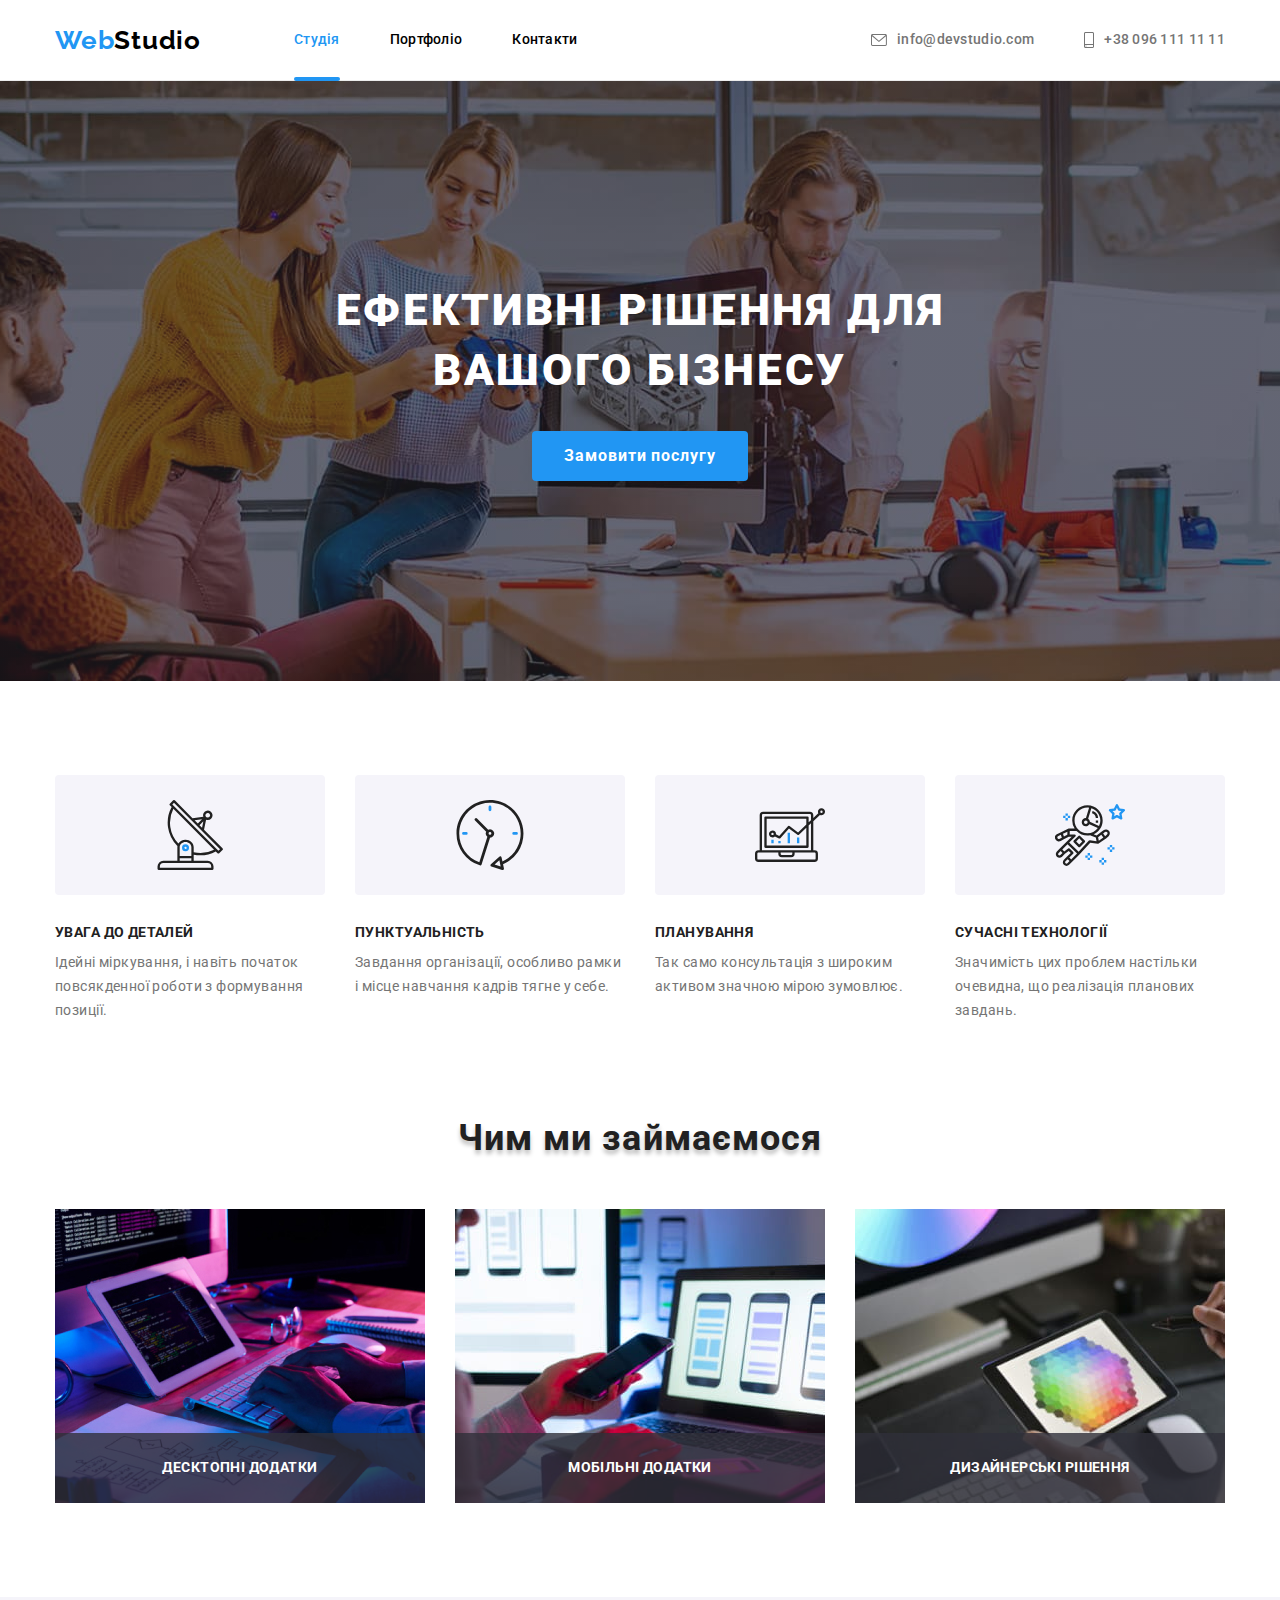
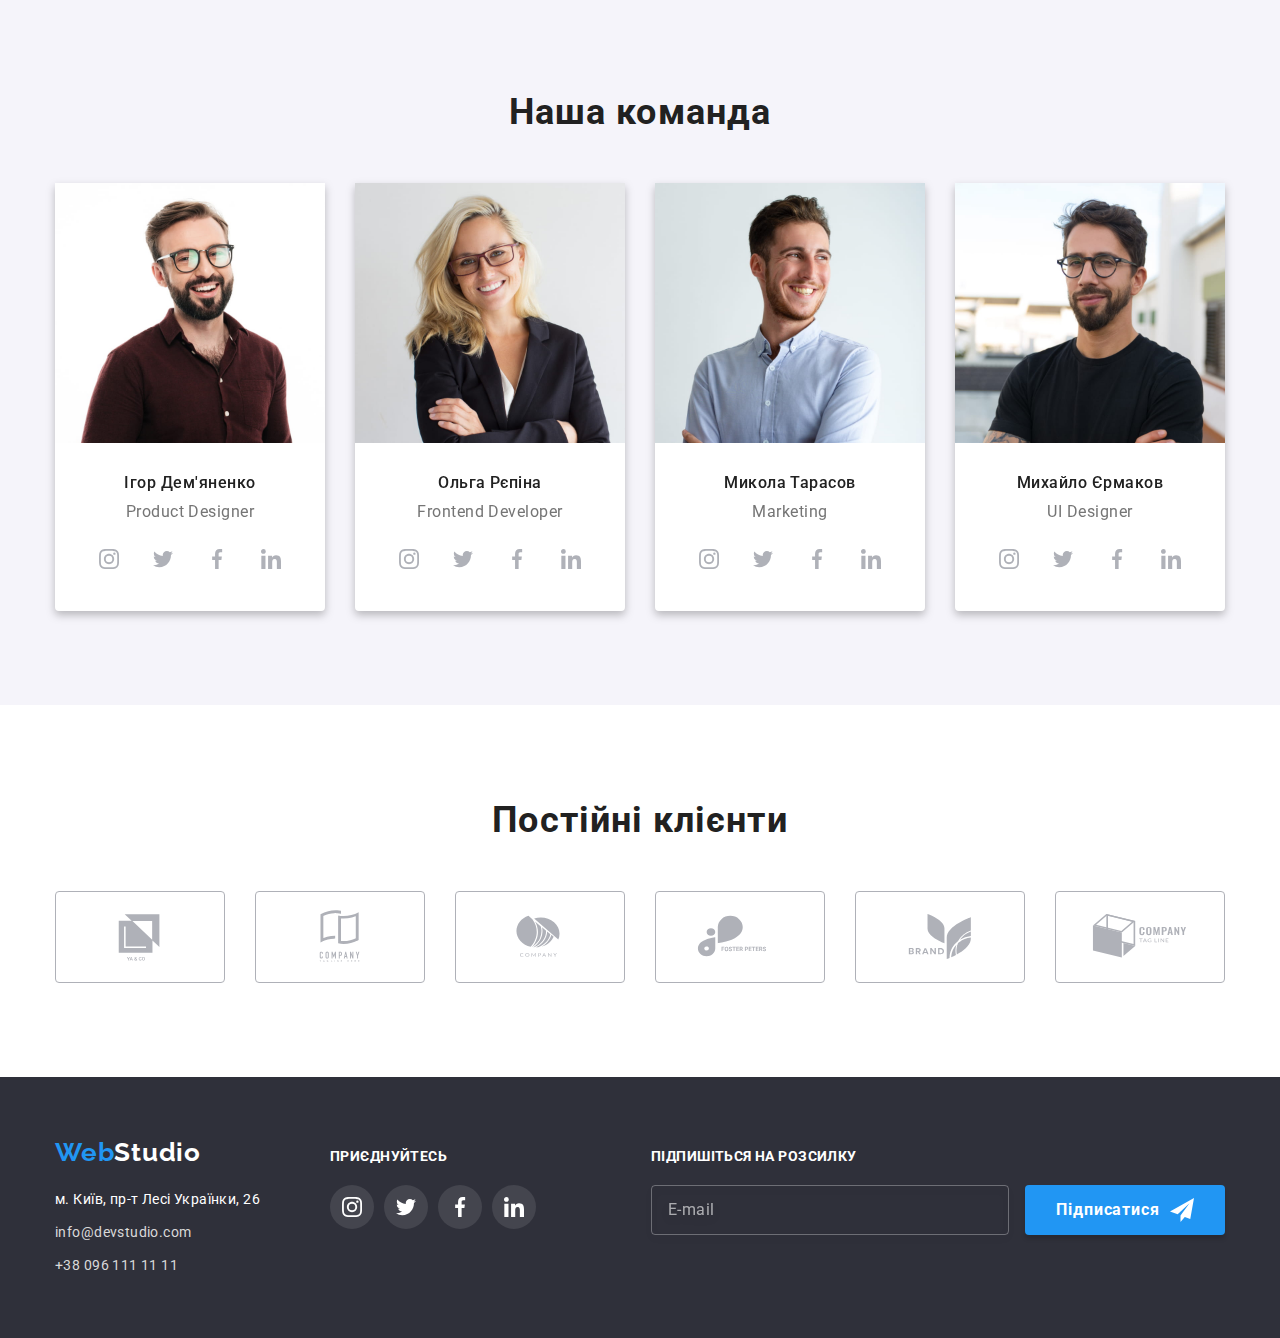
<file: index.html>
<!DOCTYPE html>
<html lang="uk">
  <head>
    <meta charset="UTF-8" />
    <meta http-equiv="X-UA-Compatible" content="IE=edge" />
    <meta name="viewport" content="width=device-width, initial-scale=1.0" />
    <title>WebStudio</title>
    <link
      rel="stylesheet"
      href="https://cdnjs.cloudflare.com/ajax/libs/modern-normalize/1.0.0/modern-normalize.min.css"
    />
    <link rel="preconnect" href="https://fonts.googleapis.com" />
    <link rel="preconnect" href="https://fonts.gstatic.com" crossorigin />
    <link
      href="https://fonts.googleapis.com/css2?family=Raleway:wght@700&family=Roboto:wght@400;500;700;900&display=swap"
      rel="stylesheet"
    />
    <link rel="stylesheet" href="./css/main.min.css" />
  </head>
  <body class="page">
    <header class="header">
      <!-- navigation block -->
      <div class="container header__container">
        <a class="link header__logo" href="./index.html"
          ><span class="logo__txt">Web</span>Studio</a
        >
        <nav class="nav">
          <ul class="list nav__list">
            <li class="nav__item">
              <a class="link nav__link link--current" href="./index.html"
                >Студія</a
              >
            </li>
            <li class="nav__item">
              <a class="link nav__link" href="./portfolio.html"
                >Портфоліо</a
              >
            </li>
            <li class="nav__item">
              <a class="link nav__link" href="">Контакти</a>
            </li>
          </ul>
        </nav>
        <ul class="list contact header__contact">
          <li class="contact__item">
            <a class="link contact__link" href="mailto:info@devstudio.com">
              <svg class="contact__icon" width="16" height="12">
                <use href="./images/symbol-defs.svg#mail"></use>
              </svg>
              info@devstudio.com</a
            >
          </li>
          <li class="list-item">
            <a class="link contact__link" href="tel:+380961111111">
              <svg class="contact__icon" width="10" height="16">
                <use href="./images/symbol-defs.svg#phone"></use>
              </svg>
              +38 096 111 11 11</a
            >
          </li>
        </ul>
      </div>
    </header>

    <main>
      <!-- hero section -->

      <section class="section section-hero">
        <div class="container">
          <div class="container__main-title">
            <h1 class="main-title">
              Ефективні рішення для вашого бізнесу
            </h1>
          </div>
          <button class="btn section-hero__btn" type="button" data-modal-open>
            Замовити послугу
          </button>
        </div>
      </section>

      <!-- Our advantages section -->

      <section class="section section-advantage">
        <div class="container">
          <h2 class="section-advantage__title--hidden">Наші цінності</h2>
          <ul class="list section-advantage__list">
            <li class="item section-advantage__item">
              <div class="section-advantage__container">
                <svg class="section-advantage__icon" width="70" height="70">
                  <use href="./images/symbol-defs.svg#antenna"></use>
                </svg>
              </div>
              <h3 class="section-advantage__title">УВАГА ДО ДЕТАЛЕЙ</h3>
              <p class="section-advantage__text">
                Ідейні міркування, і навіть початок повсякденної роботи з
                формування позиції.
              </p>
            </li>
            <li class="item section-advantage__item">
              <div class="section-advantage__container">
                <svg class="section-advantage__icon" width="70" height="70">
                  <use href="./images/symbol-defs.svg#clock"></use>
                </svg>
              </div>
              <h3 class="section-advantage__title">ПУНКТУАЛЬНІСТЬ</h3>
              <p class="section-advantage__text">
                Завдання організації, особливо рамки і місце навчання кадрів
                тягне у себе.
              </p>
            </li>
            <li class="item section-advantage__item">
              <div class="section-advantage__container">
                <svg class="section-advantage__icon" width="70" height="70">
                  <use href="./images/symbol-defs.svg#diagramma"></use>
                </svg>
              </div>
              <h3 class="section-advantage__title">ПЛАНУВАННЯ</h3>
              <p class="section-advantage__text">
                Так само консультація з широким активом значною мірою зумовлює.
              </p>
            </li>
            <li class="item section-advantage__item">
              <div class="section-advantage__container">
                <svg class="section-advantage__icon" width="70" height="70">
                  <use href="./images/symbol-defs.svg#astronaut"></use>
                </svg>
              </div>
              <h3 class="section-advantage__title">СУЧАСНІ ТЕХНОЛОГІЇ</h3>
              <p class="section-advantage__text">
                Значимість цих проблем настільки очевидна, що реалізація
                планових завдань.
              </p>
            </li>
          </ul>
        </div>
      </section>
      <!-- Our work -->
      <section class="section section-work">
        <div class="container">
          <h2 class="section-work__title">Чим ми займаємося</h2>
          <ul class="list section-work__list">
            <li class="section-work__item">
              <div class="section-work__container">
                <img
                  class="img"
                  src="./images/box1.jpg"
                  alt="структура"
                  width="370"
                  height="294"
                />
                <p class="section-work__text">Десктопні додатки</p>
              </div>
            </li>
            <li class="section-work__item">
              <div class="section-work__container">
                <img
                  class="img"
                  src="./images/box2.jpg"
                  alt="структура"
                  width="370"
                  height="294"
                />
                <p class="section-work__text">Мобільні додатки</p>
              </div>
            </li>
            <li class="section-work__item">
              <div class="section-work__container">
                <img
                  class="img"
                  src="./images/box3.jpg"
                  alt="структура"
                  width="370"
                  height="294"
                />
                <p class="section-work__text">Дизайнерські рішення</p>
              </div>
            </li>
          </ul>
        </div>
      </section>

      <!-- our team block -->

      <section class="section team-section">
        <div class="container">
          <h2 class="team-section__title">Наша команда</h2>
          <ul class="team-section__list">
            <li class="team-section__item">
              <img
                class="img team-section__img"
                src="./images/imgname3.jpg"
                alt="Ігор Дем'яненко"
                width="270"
                height="260"
              />
              <h3 class="team-section__name">Ігор Дем'яненко</h3>
              <p class="team-section__position">Product Designer</p>
              <ul class="social-list">
                <li class="social-list__item">
                  <a
                    class="link social-list__link"
                    href="https://instagram.com"
                    aria-label="Instagram"
                    target="_blank"
                    rel="noopener noreferrer"
                  >
                    <svg class="social-list__icon" width="20" height="20">
                      <use href="./images/symbol-defs.svg#instagram"></use>
                    </svg>
                  </a>
                </li>
                <li class="social-list__item">
                  <a
                    class="link social-list__link"
                    href="https://twitter.com/"
                    aria-label="twitter"
                    target="_blank"
                    rel="noopener noreferrer"
                  >
                    <svg class="social-list__icon" width="20" height="20">
                      <use href="./images/symbol-defs.svg#twitter"></use>
                    </svg>
                  </a>
                </li>
                <li class="social-list__item">
                  <a
                    class="link social-list__link"
                    href="https://www.facebook.com/"
                    aria-label="facebook"
                    target="_blank"
                    rel="noopener noreferrer"
                  >
                    <svg class="social-list__icon" width="20" height="20">
                      <use href="./images/symbol-defs.svg#facebook"></use>
                    </svg>
                  </a>
                </li>
                <li class="social-list__item">
                  <a
                    class="link social-list__link"
                    href="https://www.linkedin.com/"
                    aria-label="linkedin"
                    target="_blank"
                    rel="noopener noreferrer"
                  >
                    <svg class="social-list__icon" width="20" height="20">
                      <use href="./images/symbol-defs.svg#linkedin"></use>
                    </svg>
                  </a>
                </li>
              </ul>
            </li>
            <li class="team-section__item">
              <img
                class="img team-section__img"
                src="./images/imgname1.jpg"
                alt="Ольга Рєпіна"
                width="270"
                height="260"
              />
              <h3 class="team-section__name">Ольга Рєпіна</h3>
              <p class="team-section__position">Frontend Developer</p>
              <ul class="social-list">
                <li class="social-list__item">
                  <a
                    class="link social-list__link"
                    href="https://instagram.com"
                    aria-label="Instagram"
                    target="_blank"
                    rel="noopener noreferrer"
                  >
                    <svg class="social-list__icon" width="20" height="20">
                      <use href="./images/symbol-defs.svg#instagram"></use>
                    </svg>
                  </a>
                </li>
                <li class="social-list__item">
                  <a
                    class="link social-list__link"
                    href="https://twitter.com/"
                    aria-label="twitter"
                    target="_blank"
                    rel="noopener noreferrer"
                  >
                    <svg class="social-list__icon" width="20" height="20">
                      <use href="./images/symbol-defs.svg#twitter"></use>
                    </svg>
                  </a>
                </li>
                <li class="social-list__item">
                  <a
                    class="link social-list__link"
                    href="https://www.facebook.com/"
                    aria-label="facebook"
                    target="_blank"
                    rel="noopener noreferrer"
                  >
                    <svg class="social-list__icon" width="20" height="20">
                      <use href="./images/symbol-defs.svg#facebook"></use>
                    </svg>
                  </a>
                </li>
                <li class="social-list__item">
                  <a
                    class="link social-list__link"
                    href="https://www.linkedin.com/"
                    aria-label="linkedin"
                    target="_blank"
                    rel="noopener noreferrer"
                  >
                    <svg class="social-list__icon" width="20" height="20">
                      <use href="./images/symbol-defs.svg#linkedin"></use>
                    </svg>
                  </a>
                </li>
              </ul>
            </li>
            <li class="team-section__item">
              <img
                class="img team-section__img"
                src="./images/imgname2.jpg"
                alt="Микола Тарасов"
                width="270"
                height="260"
              />
              <h3 class="team-section__name">Микола Тарасов</h3>
              <p class="team-section__position">Marketing</p>
              <ul class="social-list">
                <li class="social-list__item">
                  <a
                    class="link social-list__link"
                    href="https://instagram.com"
                    aria-label="Instagram"
                    target="_blank"
                    rel="noopener noreferrer"
                  >
                    <svg class="social-list__icon" width="20" height="20">
                      <use href="./images/symbol-defs.svg#instagram"></use>
                    </svg>
                  </a>
                </li>
                <li class="social-list__item">
                  <a
                    class="link social-list__link"
                    href="https://twitter.com/"
                    aria-label="twitter"
                    target="_blank"
                    rel="noopener noreferrer"
                  >
                    <svg class="social-list__icon" width="20" height="20">
                      <use href="./images/symbol-defs.svg#twitter"></use>
                    </svg>
                  </a>
                </li>
                <li class="social-list__item">
                  <a
                    class="link social-list__link"
                    href="https://www.facebook.com/"
                    aria-label="facebook"
                    target="_blank"
                    rel="noopener noreferrer"
                  >
                    <svg class="social-list__icon" width="20" height="20">
                      <use href="./images/symbol-defs.svg#facebook"></use>
                    </svg>
                  </a>
                </li>
                <li class="social-list__item">
                  <a
                    class="link social-list__link"
                    href="https://www.linkedin.com/"
                    aria-label="linkedin"
                    target="_blank"
                    rel="noopener noreferrer"
                  >
                    <svg class="social-list__icon" width="20" height="20">
                      <use href="./images/symbol-defs.svg#linkedin"></use>
                    </svg>
                  </a>
                </li>
              </ul>
            </li>
            <li class="team-section__item">
              <img
                class="img team-section__img"
                src="./images/imgname4.jpg"
                alt="Михайло Єрмаков"
                width="270"
                height="260"
              />
              <h3 class="team-section__name">Михайло Єрмаков</h3>
              <p class="team-section__position">UI Designer</p>
              <ul class="social-list">
                <li class="social-list__item">
                  <a
                    class="link social-list__link"
                    href="https://instagram.com"
                    aria-label="Instagram"
                    target="_blank"
                    rel="noopener noreferrer"
                  >
                    <svg class="social-list__icon" width="20" height="20">
                      <use href="./images/symbol-defs.svg#instagram"></use>
                    </svg>
                  </a>
                </li>
                <li class="social-list__item">
                  <a
                    class="link social-list__link"
                    href="https://twitter.com/"
                    aria-label="twitter"
                    target="_blank"
                    rel="noopener noreferrer"
                  >
                    <svg class="social-list__icon" width="20" height="20">
                      <use href="./images/symbol-defs.svg#twitter"></use>
                    </svg>
                  </a>
                </li>
                <li class="social-list__item">
                  <a
                    class="link social-list__link"
                    href="https://www.facebook.com/"
                    aria-label="facebook"
                    target="_blank"
                    rel="noopener noreferrer"
                  >
                    <svg class="social-list__icon" width="20" height="20">
                      <use href="./images/symbol-defs.svg#facebook"></use>
                    </svg>
                  </a>
                </li>
                <li class="social-list__item">
                  <a
                    class="link social-list__link"
                    href="https://www.linkedin.com/"
                    aria-label="linkedin"
                    target="_blank"
                    rel="noopener noreferrer"
                  >
                    <svg class="social-list__icon" width="20" height="20">
                      <use href="./images/symbol-defs.svg#linkedin"></use>
                    </svg>
                  </a>
                </li>
              </ul>
            </li>
          </ul>
        </div>
      </section>

      <!-- client block -->

      <section class="section client-section">
        <div class="container">
          <h2 class="client-section__title">Постійні клієнти</h2>
          <ul class="list client-section__list">
            <li class="client-section__item">
              <a
                class="link client-section__link"
                href=""
                aria-label="client first"
                target="_blank"
                rel="noopener noreferrer"
              >
                <svg class="client-section__icon" width="106" height="60">
                  <use href="./images/symbol-defs.svg#client1"></use>
                </svg>
              </a>
            </li>
            <li class="client-section__item">
              <a
                class="link client-section__link"
                href=""
                aria-label="client second"
                target="_blank"
                rel="noopener noreferrer"
              >
                <svg class="client-section__icon" width="106" height="60">
                  <use href="./images/symbol-defs.svg#client2"></use>
                </svg>
              </a>
            </li>
            <li class="client-section__item">
              <a
                class="link client-section__link"
                href=""
                aria-label="client third"
                target="_blank"
                rel="noopener noreferrer"
              >
                <svg class="client-section__icon" width="106" height="60">
                  <use href="./images/symbol-defs.svg#client3"></use>
                </svg>
              </a>
            </li>
            <li class="client-section__item">
              <a
                class="link client-section__link"
                href=""
                aria-label="client forth"
                target="_blank"
                rel="noopener noreferrer"
              >
                <svg class="client-section__icon" width="106" height="60">
                  <use href="./images/symbol-defs.svg#client4"></use>
                </svg>
              </a>
            </li>
            <li class="client-section__item">
              <a
                class="link client-section__link"
                href=""
                aria-label="client fifth"
                target="_blank"
                rel="noopener noreferrer"
              >
                <svg class="client-section__icon" width="106" height="60">
                  <use href="./images/symbol-defs.svg#client5"></use>
                </svg>
              </a>
            </li>
            <li class="client-section__item">
              <a
                class="link client-section__link"
                href=""
                aria-label="client sixth"
                target="_blank"
                rel="noopener noreferrer"
              >
                <svg class="client-section__icon" width="106" height="60">
                  <use href="./images/symbol-defs.svg#client6"></use>
                </svg>
              </a>
            </li>
          </ul>
        </div>
      </section>
    </main>

    <!-- footer section -->

    <footer class="footer">
      <div class="container footer__container">
        <div class="footer__block">
          <a class="footer__logo" href="./index.html">
            <span class="footer__txt">Web</span>Studio</a
          >

          <address class="contact-address">
            <ul class="list contact-address__list">
              <li class="contact-address__item">
                <a
                  class="link contact-address__link"
                  href="https://goo.gl/maps/22rbSzSwpeRfUNZHA"
                  target="_blank"
                  rel="noopener noreferrer"
                  >м. Київ, пр-т Лесі Українки, 26</a
                >
              </li>
              <li class="contact-address__item">
                <a class="link contact-address__link" href="mailto:info@devstudio.com"
                  >info@devstudio.com</a
                >
              </li>
              <li class="contact-address__item">
                <a class="link contact-address__link" href="tel:+380961111111"
                  >+38 096 111 11 11</a
                >
              </li>
            </ul>
          </address>
        </div>
        <div class="social-block">
          <h2 class="title social-block__title">приєднуйтесь</h2>
          <ul class="social-list--light">
            <li class="social-list__item--light">
              <a
                class="link social-list__link--light"
                href="https://instagram.com"
                aria-label="Instagram"
                target="_blank"
                rel="noopener noreferrer"
              >
                <svg class="social-list__icon--light" width="20" height="20">
                  <use href="./images/symbol-defs.svg#instagram"></use>
                </svg>
              </a>
            </li>
            <li class="social-list__item--light">
              <a
                class="link social-list__link--light"
                href="https://twitter.com"
                aria-label="twitter"
                target="_blank"
                rel="noopener noreferrer"
              >
                <svg class="social-list__icon--light" width="20" height="20">
                  <use href="./images/symbol-defs.svg#twitter"></use>
                </svg>
              </a>
            </li>
            <li class="social-list__item--light">
              <a
                class="link social-list__link--light"
                href="https://facebook.com"
                aria-label="facebook"
                target="_blank"
                rel="noopener noreferrer"
              >
                <svg class="social-list__icon--light" width="20" height="20">
                  <use href="./images/symbol-defs.svg#facebook"></use>
                </svg>
              </a>
            </li>
            <li class="social-list__item--light">
              <a
                class="link social-list__link--light"
                href="https://linkedin.com"
                aria-label="linkedin"
                target="_blank"
                rel="noopener noreferrer"
              >
                <svg class="social-list__icon--light" width="20" height="20">
                  <use href="./images/symbol-defs.svg#linkedin"></use>
                </svg>
              </a>
            </li>
          </ul>
        </div>
        <form class="footer-form">
          <strong class="footer-form__title">Підпишіться на розсилку</strong>
          <label class="footer-form__field">
            <input
              class="footer-form__input"
              type="text"
              name="subscription"
              placeholder="E-mail"
            />
          </label>
          <button class="btn-footer" type="submit">
            <span class="btn-footer__txt">Підписатися</span>
              <svg class="btn-footer__icon" width="24" height="24">
                <use href="./images/symbol-defs.svg#icon-send"></use>
              </svg>
            </button>
        </form>
      </div>
    </footer>

    <!-- modal window -->

    <div class="backdrop is-hidden" data-modal>
      <div class="modal">
        <button class="btn__modal" type="button" data-modal-close>
          <svg class="btn__icon" width="18" height="18">
            <use href="./images/symbol-defs.svg#close"></use>
          </svg>
        </button>

        <form class="feedback-form">
          <strong class="feedback-form__title"
            >Залиште свої дані, ми вам передзвонимо</strong
          >
          <div class="feedback-form__group" role="group">
            <label class="feedback-form__field">
              <span class="feedback-form__name">Ім'я</span>
              <input class="feedback-form__input" type="text" name="user-name" />
              <svg class="feedback-form__icon" width="18" height="18">
                <use href="./images/symbol-defs.svg#icon-name"></use>
              </svg>
            </label>
            <label class="feedback-form__field">
              <span class="feedback-form__name">Телефон</span>

              <input
                class="feedback-form__input"
                type="text"
                name="user-phone"
              />
              <svg class="feedback-form__icon" width="18" height="18">
                <use href="./images/symbol-defs.svg#icon-phone"></use>
              </svg>
            </label>
            <label class="feedback-form__field">
              <span class="feedback-form__name">Пошта</span>
              <input
                class="feedback-form__input"
                type="text"
                name="user-email"
              />
              <svg class="feedback-form__icon" width="18" height="18">
                <use href="./images/symbol-defs.svg#icon-mail"></use>
              </svg>
            </label>
            <label class="feedback-form__field">
              <span class="feedback-form__name">Коментар</span>
              <textarea
                class="feedback-form__input"
                name="user-comment"
                placeholder="Введіть текст"
              ></textarea>
            </label>
          </div>
          <label class="feedback-checkbox__field">
            <input
              class="feedback-checkbox"
              type="checkbox"
              name="policy-check"
            />
            <svg class="feedback-checkbox__icon" width="16" height="15">
              <use
                class="icon-checked"
                href="./images/symbol-defs.svg#icon-checked"
              ></use>
              <use
                class="icon-unchecked"
                href="./images/symbol-defs.svg#icon-unchecked"
              ></use>
            </svg>
            <span class="feedback-checkbox__text">
              Погоджуюся з розсилкою та приймаю
              <a class="feedback-checkbox__link" href="">Умови договору</a></span
            >
          </label>
          <button class="btn__feedback" type="submit">Відправити</button>
        </form>
      </div>
    </div>

    <script src="./js/modal.js"></script>
    <script>
      (() => {
        document
          .querySelector(".feedback-form")
          .addEventListener("submit", (e) => {
            e.preventDefault();

            new FormData(e.currentTarget).forEach((value, name) =>
              console.log(`${name}: ${value}`)
            );

            e.currentTarget.reset();
          });
      })();
    </script>
  </body>
</html>
</file>
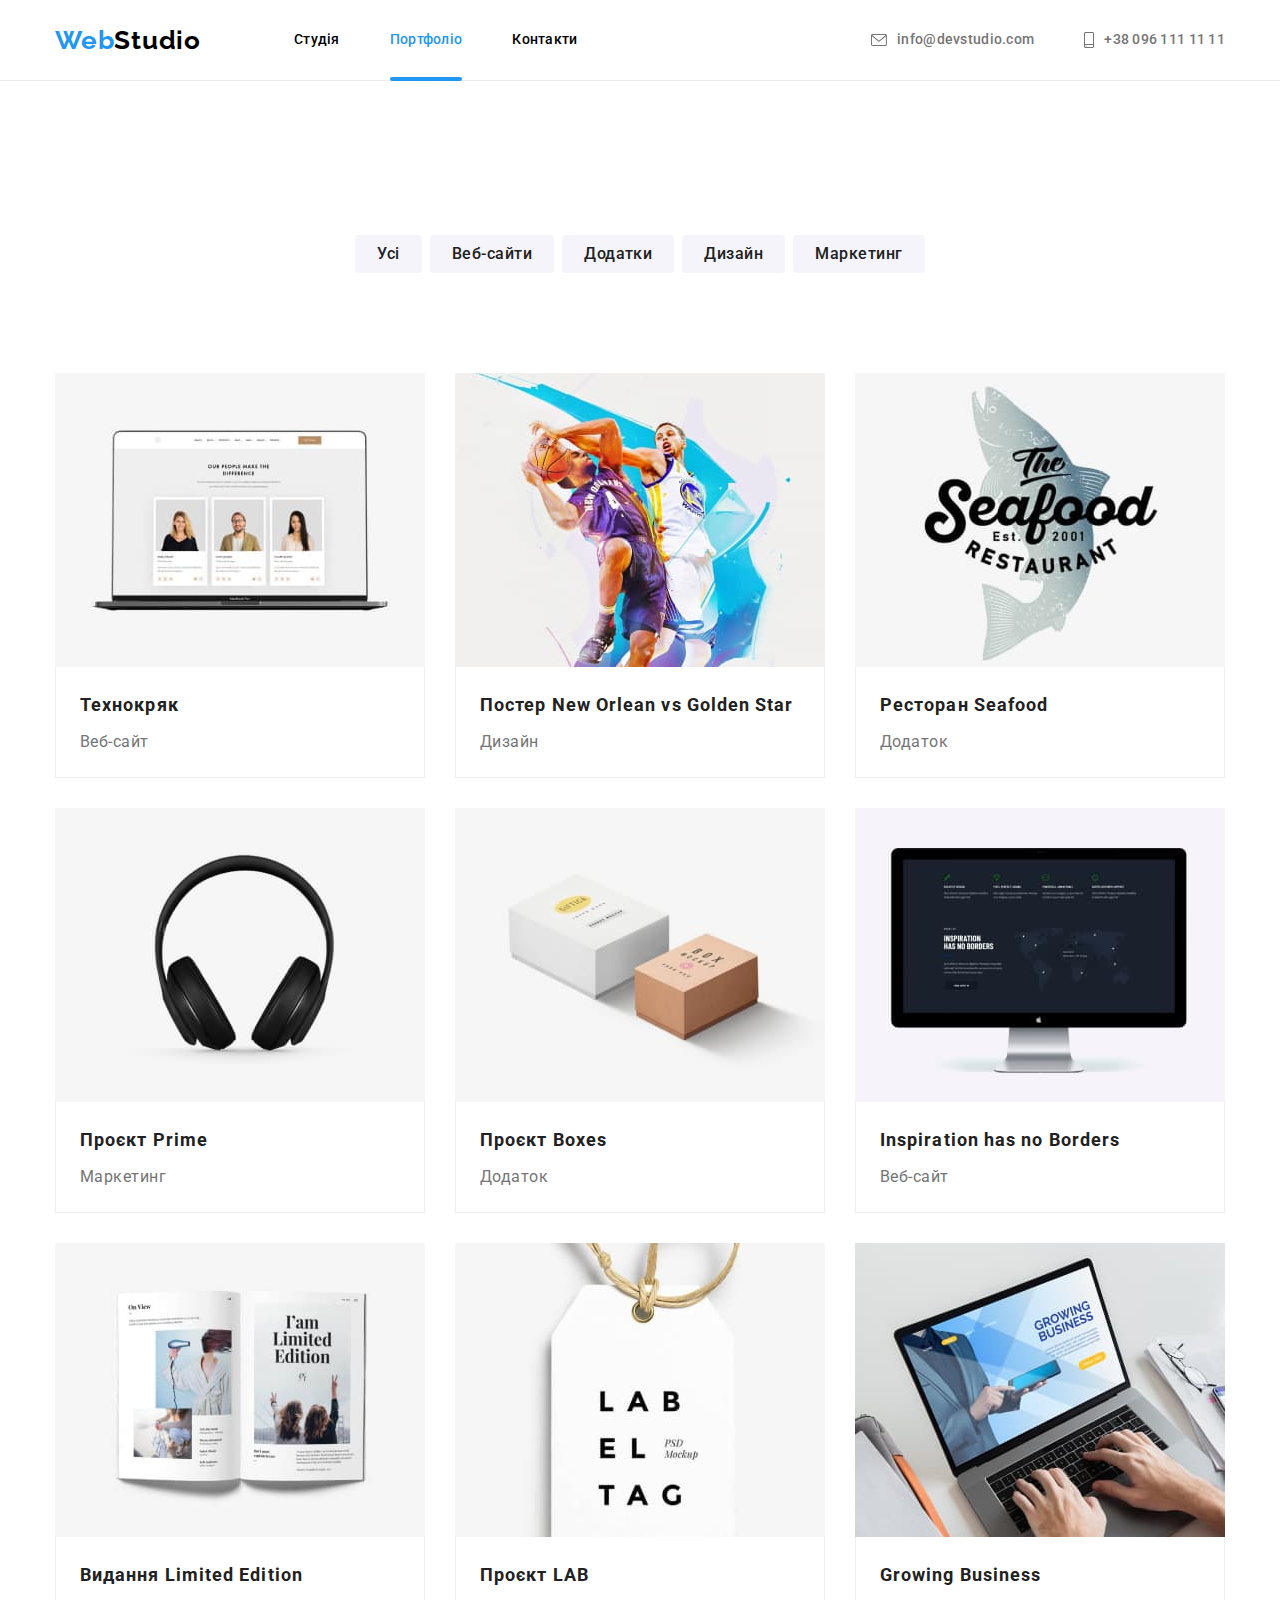
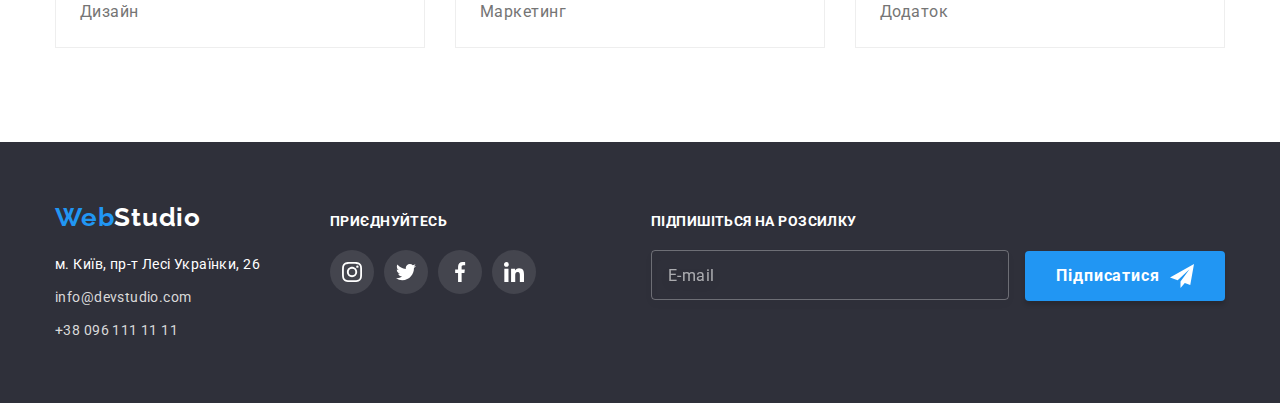
<file: portfolio.html>
<!DOCTYPE html>
<html lang="uk">
  <head>
    <meta charset="UTF-8" />
    <meta http-equiv="X-UA-Compatible" content="IE=edge" />
    <meta name="viewport" content="width=device-width, initial-scale=1.0" />
    <title>WebStudio</title>
    <link
      rel="stylesheet"
      href="https://cdnjs.cloudflare.com/ajax/libs/modern-normalize/1.0.0/modern-normalize.min.css"
    />
    <link rel="preconnect" href="https://fonts.googleapis.com" />
    <link rel="preconnect" href="https://fonts.gstatic.com" crossorigin />
    <link
      href="https://fonts.googleapis.com/css2?family=Raleway:wght@700&family=Roboto:wght@400;500;700;900&display=swap"
      rel="stylesheet"
    />
    <link rel="stylesheet" href="./css/main.min.css" />
  </head>
  <body class="page">
    <header class="header">
      <!-- navigation block -->
      <div class="container header__container">
        <a class="link header__logo" href="./index.html"
          ><span class="logo__txt">Web</span>Studio</a
        >
        <nav class="nav">
          <ul class="list nav__list">
            <li class="nav__item">
              <a class="link nav__link" href="./index.html"
                >Студія</a
              >
            </li>
            <li class="nav__item">
              <a class="link nav__link link--current" href="./portfolio.html"
                >Портфоліо</a
              >
            </li>
            <li class="nav__item">
              <a class="link nav__link" href="">Контакти</a>
            </li>
          </ul>
        </nav>
        <ul class="list contact header__contact">
          <li class="contact__item">
            <a class="link contact__link" href="mailto:info@devstudio.com">
              <svg class="contact__icon" width="16" height="12">
                <use href="./images/symbol-defs.svg#mail"></use>
              </svg>
              info@devstudio.com</a
            >
          </li>
          <li class="list-item">
            <a class="link contact__link" href="tel:+380961111111">
              <svg class="contact__icon" width="10" height="16">
                <use href="./images/symbol-defs.svg#phone"></use>
              </svg>
              +38 096 111 11 11</a
            >
          </li>
        </ul>
      </div>
    </header>
    <main>
      <!-- section content portfolio -->

      <section class="section">
        <div class="container">
          <h1 class="main-title visually-hidden">Портфоліо</h1>
          <ul class="list list-filter">
            <li class="list-filter__item">
              <button class="btn list-filter__btn" type="button">Усі</button>
            </li>
            <li class="list-filter">
              <button class="btn list-filter__btn" type="button">Веб-сайти</button>
            </li>
            <li class="list-filter">
              <button class="btn list-filter__btn" type="button">Додатки</button>
            </li>
            <li class="list-filter">
              <button class="btn list-filter__btn" type="button">Дизайн</button>
            </li>
            <li class="list-filter">
              <button class="btn list-filter__btn" type="button">Маркетинг</button>
            </li>
          </ul>
          <ul class="list list-portfolio">
            <li class="list-portfolio__item">
              <a class="link list-portfolio__link" href="">
                <div class="list-portfolio__thumb">
                  <img
                    class="img"
                    src="./images/portfolio/img1.jpg"
                    alt="Веб-сайт Технокряк"
                    width="370"
                    height="294"
                  />
                  <div class="overlay">
                    <p class="overlay__text">
                      Ресурс пропонує комплексні пропозиції з різним рівнем
                      функціоналу та сервісів. Все це дозволить відвідувачу
                      отримати вичерпні відомості про компанію чи приватну
                      особу.
                    </p>
                  </div>
                </div>
                <div class="list-portfolio__container">
                  <h2 class="list-portfolio__title">Технокряк</h2>
                  <p class="list-portfolio__text">Веб-сайт</p>
                </div>
              </a>
            </li>
            <li class="list-portfolio__item">
              <a class="link list-portfolio__link" href="">
                <div class="list-portfolio__thumb">
                  <img
                    class="img"
                    src="./images/portfolio/img2.jpg"
                    alt="Дизайн постеру New Orlean vs Golden Star"
                    width="370"
                    height="294"
                  />
                  <div class="overlay">
                    <p class="overlay__text">
                      Ресурс пропонує комплексні пропозиції з різним рівнем
                      функціоналу та сервісів. Все це дозволить відвідувачу
                      отримати вичерпні відомості про компанію чи приватну
                      особу.
                    </p>
                  </div>
                </div>
                <div class="list-portfolio__container">
                  <h2 class="list-portfolio__title">
                    Постер New Orlean vs Golden Star
                  </h2>
                  <p class="list-portfolio__text">Дизайн</p>
                </div>
              </a>
            </li>
            <li class="list-portfolio__item">
              <a class="link list-portfolio__link" href="">
                <div class="list-portfolio__thumb">
                  <img
                    class="img"
                    src="./images/portfolio/img3.jpg"
                    alt="Додаток ресторану Seafood"
                    width="370"
                    height="294"
                  />
                  <div class="overlay">
                    <p class="overlay__text">
                      Ресурс пропонує комплексні пропозиції з різним рівнем
                      функціоналу та сервісів. Все це дозволить відвідувачу
                      отримати вичерпні відомості про компанію чи приватну
                      особу.
                    </p>
                  </div>
                </div>
                <div class="list-portfolio__container">
                  <h2 class="list-portfolio__title">Ресторан Seafood</h2>
                  <p class="list-portfolio__text">Додаток</p>
                </div>
              </a>
            </li>
            <li class="list-portfolio__item">
              <a class="link list-portfolio__link" href="">
                <div class="list-portfolio__thumb">
                  <img
                    class="img"
                    src="./images/portfolio/img4.jpg"
                    alt="Маркетинговий проєкт Prime"
                    width="370"
                    height="294"
                  />
                  <div class="overlay">
                    <p class="overlay__text">
                      Ресурс пропонує комплексні пропозиції з різним рівнем
                      функціоналу та сервісів. Все це дозволить відвідувачу
                      отримати вичерпні відомості про компанію чи приватну
                      особу.
                    </p>
                  </div>
                </div>
                <div class="list-portfolio__container">
                  <h2 class="list-portfolio__title">Проєкт Prime</h2>
                  <p class="list-portfolio__text">Маркетинг</p>
                </div>
              </a>
            </li>
            <li class="list-portfolio__item">
              <a class="link list-portfolio__link" href="">
                <div class="list-portfolio__thumb">
                  <img
                    class="img"
                    src="./images/portfolio/img5.jpg"
                    alt="Додаток проєкту Boxes"
                    width="370"
                    height="294"
                  />
                  <div class="overlay">
                    <p class="overlay__text">
                      Ресурс пропонує комплексні пропозиції з різним рівнем
                      функціоналу та сервісів. Все це дозволить відвідувачу
                      отримати вичерпні відомості про компанію чи приватну
                      особу.
                    </p>
                  </div>
                </div>
                <div class="list-portfolio__container">
                  <h2 class="list-portfolio__title">Проєкт Boxes</h2>
                  <p class="list-portfolio__text">Додаток</p>
                </div>
              </a>
            </li>
            <li class="list-portfolio__item">
              <a class="link list-portfolio__link" href="">
                <div class="list-portfolio__thumb">
                  <img
                    class="img"
                    src="./images/portfolio/img6.jpg"
                    alt="Веб-сайт Inspiration has no Borders"
                    width="370"
                    height="294"
                  />
                  <div class="overlay">
                    <p class="overlay__text">
                      Ресурс пропонує комплексні пропозиції з різним рівнем
                      функціоналу та сервісів. Все це дозволить відвідувачу
                      отримати вичерпні відомості про компанію чи приватну
                      особу.
                    </p>
                  </div>
                </div>
                <div class="list-portfolio__container">
                  <h2 class="list-portfolio__title">Inspiration has no Borders</h2>
                  <p class="list-portfolio__text">Веб-сайт</p>
                </div>
              </a>
            </li>
            <li class="list-portfolio__item">
              <a class="link list-portfolio__link" href="">
                <div class="list-portfolio__thumb">
                  <img
                    class="img"
                    src="./images/portfolio/img7.jpg"
                    alt="Дизайн Видання Limited Edition"
                    width="370"
                    height="294"
                  />
                  <div class="overlay">
                    <p class="overlay__text">
                      Ресурс пропонує комплексні пропозиції з різним рівнем
                      функціоналу та сервісів. Все це дозволить відвідувачу
                      отримати вичерпні відомості про компанію чи приватну
                      особу.
                    </p>
                  </div>
                </div>
                <div class="list-portfolio__container">
                  <h2 class="list-portfolio__title">Видання Limited Edition</h2>
                  <p class="list-portfolio__text">Дизайн</p>
                </div>
              </a>
            </li>
            <li class="list-portfolio__item">
              <a class="link list-portfolio__link" href="">
                <div class="list-portfolio__thumb">
                  <img
                    class="img"
                    src="./images/portfolio/img8.jpg"
                    alt="Маркетинговий проєкт LAB"
                    width="370"
                    height="294"
                  />
                  <div class="overlay">
                    <p class="overlay__text">
                      Ресурс пропонує комплексні пропозиції з різним рівнем
                      функціоналу та сервісів. Все це дозволить відвідувачу
                      отримати вичерпні відомості про компанію чи приватну
                      особу.
                    </p>
                  </div>
                </div>
                <div class="list-portfolio__container">
                  <h2 class="list-portfolio__title">Проєкт LAB</h2>
                  <p class="list-portfolio__text">Маркетинг</p>
                </div>
              </a>
            </li>
            <li class="list-portfolio__item">
              <a class="link list-portfolio__link" href="">
                <div class="list-portfolio__thumb">
                  <img
                    class="img"
                    src="./images/portfolio/img9.jpg"
                    alt="Додаток для Growing Business"
                    width="370"
                    height="294"
                  />
                  <div class="overlay">
                    <p class="overlay__text">
                      Ресурс пропонує комплексні пропозиції з різним рівнем
                      функціоналу та сервісів. Все це дозволить відвідувачу
                      отримати вичерпні відомості про компанію чи приватну
                      особу.
                    </p>
                  </div>
                </div>
                <div class="list-portfolio__container">
                  <h2 class="list-portfolio__title">Growing Business</h2>
                  <p class="list-portfolio__text">Додаток</p>
                </div>
              </a>
            </li>
          </ul>
        </div>
      </section>
    </main>
    <!-- footer section -->
    <footer class="footer">
      <div class="container footer__container">
        <div class="footer__block">
          <a class="footer__logo" href="./index.html">
            <span class="footer__txt">Web</span>Studio</a
          >

          <address class="contact-address">
            <ul class="list contact-address__list">
              <li class="contact-address__item">
                <a
                  class="link contact-address__link"
                  href="https://goo.gl/maps/22rbSzSwpeRfUNZHA"
                  target="_blank"
                  rel="noopener noreferrer"
                  >м. Київ, пр-т Лесі Українки, 26</a
                >
              </li>
              <li class="contact-address__item">
                <a class="link contact-address__link" href="mailto:info@devstudio.com"
                  >info@devstudio.com</a
                >
              </li>
              <li class="contact-address__item">
                <a class="link contact-address__link" href="tel:+380961111111"
                  >+38 096 111 11 11</a
                >
              </li>
            </ul>
          </address>
        </div>
        <div class="social-block">
          <h2 class="title social-block__title">приєднуйтесь</h2>
          <ul class="social-list--light">
            <li class="social-list__item--light">
              <a
                class="link social-list__link--light"
                href="https://instagram.com"
                aria-label="Instagram"
                target="_blank"
                rel="noopener noreferrer"
              >
                <svg class="social-list__icon--light" width="20" height="20">
                  <use href="./images/symbol-defs.svg#instagram"></use>
                </svg>
              </a>
            </li>
            <li class="social-list__item--light">
              <a
                class="link social-list__link--light"
                href="https://twitter.com"
                aria-label="twitter"
                target="_blank"
                rel="noopener noreferrer"
              >
                <svg class="social-list__icon--light" width="20" height="20">
                  <use href="./images/symbol-defs.svg#twitter"></use>
                </svg>
              </a>
            </li>
            <li class="social-list__item--light">
              <a
                class="link social-list__link--light"
                href="https://facebook.com"
                aria-label="facebook"
                target="_blank"
                rel="noopener noreferrer"
              >
                <svg class="social-list__icon--light" width="20" height="20">
                  <use href="./images/symbol-defs.svg#facebook"></use>
                </svg>
              </a>
            </li>
            <li class="social-list__item--light">
              <a
                class="link social-list__link--light"
                href="https://linkedin.com"
                aria-label="linkedin"
                target="_blank"
                rel="noopener noreferrer"
              >
                <svg class="social-list__icon--light" width="20" height="20">
                  <use href="./images/symbol-defs.svg#linkedin"></use>
                </svg>
              </a>
            </li>
          </ul>
        </div>
        <form class="footer-form">
          <strong class="footer-form__title">Підпишіться на розсилку</strong>
          <label class="footer-form__field">
            <input
              class="footer-form__input"
              type="text"
              name="subscription"
              placeholder="E-mail"
            />
          </label>
          <button class="btn-footer" type="submit">
            <span class="btn-footer__txt">Підписатися</span>
              <svg class="btn-footer__icon" width="24" height="24">
                <use href="./images/symbol-defs.svg#icon-send"></use>
              </svg>
            </button>
        </form>
      </div>
    </footer>
  </body>
</html>
</file>
<file: css/main.min.css>
h1,h2,h3,h4,h5,h6,p,ul{margin:0;list-style-type:none}ul{padding-left:0}a{text-decoration:none}.feedback-checkbox,.section-advantage__title--hidden{position:absolute;width:1px;height:1px;margin:-1px;border:0;padding:0;white-space:nowrap;-webkit-clip-path:inset(100%);clip-path:inset(100%);clip:rect(0 0 0 0);overflow:hidden}:root{--main-txt-color: #212121;--light-txt-color: #757575;--blue-txt-color: #2196f3;--black-txt-color: #000000;--grey-txt-color: #d9d9d9;--social-color: #afb1b8;--light-bcg-color: #f5f4fa;--white-color: #ffffff;--dark-bcg-color: #2f303a;--blue-btn-color: #2196f3;--border-setup: 1px solid #eeeeee;--main-font: roboto, sans-serif;--secondary-font: Raleway, sans-serif}.page{font-family:var(--main-font);color:var(--main-txt-color)}.container{width:1200px;padding-left:15px;padding-right:15px;margin-left:auto;margin-right:auto}.section{padding-top:94px;padding-bottom:94px}.img{display:block;max-width:100%;height:auto}.btn{font-family:inherit;color:currentColor;border:none}.btn:hover,.btn:focus{color:var(--light-txt-color);background-color:var(--blue-btn-color)}.link{color:var(--black-txt-color);font-weight:500;font-size:14px;line-height:1.14;letter-spacing:.02em}.link:focus,.link:hover{color:var(--blue-txt-color)}.link--current{color:var(--blue-txt-color)}.link--current::after{position:absolute;left:0;bottom:-1%;content:"";display:inline-block;background-color:var(--blue-txt-color);width:100%;height:4px;border-radius:2px}.nav__item{position:relative}.nav__list{display:-webkit-box;display:-ms-flexbox;display:flex;gap:50px;padding:0}.nav__link{display:block;padding-top:32px;padding-bottom:32px;-webkit-transition:color 250ms cubic-bezier(0.4, 0, 0.2, 1);transition:color 250ms cubic-bezier(0.4, 0, 0.2, 1)}.header{border-bottom:1px solid #ececec}.header__logo{margin-right:93px;color:var(--black-txt-color);font-family:var(--secondary-font);font-weight:700;font-size:26px;line-height:1.19;letter-spacing:.03em}.header__container{display:-webkit-box;display:-ms-flexbox;display:flex;-webkit-box-align:center;-ms-flex-align:center;align-items:center}.header__contact{display:-webkit-box;display:-ms-flexbox;display:flex;gap:50px;display:flex;gap:50px;margin-left:auto}.header__logo:active,.header__logo:focus,.header__logo:hover{color:var(--black-txt-color)}.logo__txt{color:#2196f3}.contact__link{display:-webkit-box;display:-ms-flexbox;display:flex;gap:10px;-webkit-box-align:center;-ms-flex-align:center;align-items:center;padding-top:32px;padding-bottom:32px;color:var(--light-txt-color);-webkit-transition:color 250ms cubic-bezier(0.4, 0, 0.2, 1);transition:color 250ms cubic-bezier(0.4, 0, 0.2, 1)}.contact__icon{fill:currentColor}.contact__link:focus,.contact__link:hover{color:var(--blue-txt-color)}.section-hero{background-color:var(--dark-bcg-color);background-image:-webkit-gradient(linear, left bottom, left top, from(rgba(47, 48, 58, 0.4)), to(rgba(47, 48, 58, 0.4))),url(../images/hero.jpg);background-image:linear-gradient(to top, rgba(47, 48, 58, 0.4) 0%, rgba(47, 48, 58, 0.4) 100%),url(../images/hero.jpg);background-repeat:no-repeat;background-position:center;max-width:1600px;margin-left:auto;margin-right:auto;padding-top:200px;padding-bottom:200px}.container__main-title{width:696px;margin-right:auto;margin-left:auto;margin-bottom:30px}.main-title{text-align:center;color:var(--white-color);text-transform:uppercase;font-weight:900;font-size:44px;line-height:1.36;letter-spacing:.06em}.section-hero__btn{display:block;padding:10px 32px;margin-right:auto;margin-left:auto;border-radius:4px;background-color:var(--blue-btn-color);color:var(--white-color);font-weight:700;font-size:16px;line-height:1.88;letter-spacing:.06em;-webkit-transition:color 250ms cubic-bezier(0.4, 0, 0.2, 1),background-color 250ms cubic-bezier(0.4, 0, 0.2, 1);transition:color 250ms cubic-bezier(0.4, 0, 0.2, 1),background-color 250ms cubic-bezier(0.4, 0, 0.2, 1)}.section-hero__btn:active,.section-hero__btn:focus,.section-hero__btn:hover{background-color:#017adc;color:#212121}.section-advantage__list{display:-webkit-box;display:-ms-flexbox;display:flex;gap:30px}.section-advantage__container{display:-webkit-box;display:-ms-flexbox;display:flex;-webkit-box-align:center;-ms-flex-align:center;align-items:center;-webkit-box-pack:center;-ms-flex-pack:center;justify-content:center;width:270px;height:120px;background-color:var(--light-bcg-color);border-radius:4px;margin-bottom:30px}.section-advantage__title{margin-bottom:10px;font-size:14px;line-height:1.14;letter-spacing:.03em}.section-advantage__text{min-width:270px;color:var(--light-txt-color);font-size:14px;line-height:1.71;letter-spacing:.03em}.section-work{padding-top:0}.section-work__list{display:-webkit-box;display:-ms-flexbox;display:flex;gap:30px}.section-work__container{position:relative}.section-work__text{position:absolute;left:0;bottom:0;display:-webkit-box;display:-ms-flexbox;display:flex;-webkit-box-align:center;-ms-flex-align:center;align-items:center;-webkit-box-pack:center;-ms-flex-pack:center;justify-content:center;width:100%;height:70px;font-weight:700;font-size:14px;line-height:1.14;letter-spacing:.03em;text-transform:uppercase;color:var(--white-color);background-color:rgba(47,48,58,.8)}.section-work__title{text-align:center;margin-bottom:50px;font-size:36px;line-height:1.17;letter-spacing:.03em;text-shadow:0px 4px 4px rgba(0,0,0,.25)}.team-section{background-color:var(--light-bcg-color)}.team-section__list{display:-webkit-box;display:-ms-flexbox;display:flex;gap:30px}.team-section__item{text-align:center;border-bottom-right-radius:4px;border-bottom-left-radius:4px;-webkit-filter:drop-shadow(0px 4px 4px rgba(0, 0, 0, 0.25));filter:drop-shadow(0px 4px 4px rgba(0, 0, 0, 0.25));background-color:var(--white-color)}.team-section__img{margin-bottom:30px}.team-section__title{margin-bottom:50px;text-align:center;font-size:36px;line-height:1.17;letter-spacing:.03em}.team-section__name{margin-bottom:10px;font-weight:500;font-size:16px;line-height:1.19;letter-spacing:.03em}.team-section__position{margin-bottom:16px;color:var(--light-txt-color);font-size:16px;line-height:1.19;letter-spacing:.03em}.social-list{display:-webkit-box;display:-ms-flexbox;display:flex;gap:10px;-webkit-box-pack:center;-ms-flex-pack:center;justify-content:center;margin-bottom:30px}.social-list__item{width:44px;height:44px}.social-list__link{display:-webkit-inline-box;display:-ms-inline-flexbox;display:inline-flex;-webkit-box-align:center;-ms-flex-align:center;align-items:center;-webkit-box-pack:center;-ms-flex-pack:center;justify-content:center;border-radius:50%;width:100%;height:100%;color:var(--social-color);-webkit-transition:color 250ms cubic-bezier(0.4, 0, 0.2, 1),background-color 250ms cubic-bezier(0.4, 0, 0.2, 1);transition:color 250ms cubic-bezier(0.4, 0, 0.2, 1),background-color 250ms cubic-bezier(0.4, 0, 0.2, 1)}.social-list__icon{fill:currentColor}.social-list--light{display:-webkit-box;display:-ms-flexbox;display:flex;gap:10px;-webkit-box-pack:start;-ms-flex-pack:start;justify-content:start}.social-list__item--light{width:44px;height:44px}.social-list__link--light{display:-webkit-inline-box;display:-ms-inline-flexbox;display:inline-flex;-webkit-box-align:center;-ms-flex-align:center;align-items:center;-webkit-box-pack:center;-ms-flex-pack:center;justify-content:center;border-radius:50%;background-color:rgba(255,255,255,.1);color:var(--white-color);width:100%;height:100%;-webkit-transition:background-color 250ms cubic-bezier(0.4, 0, 0.2, 1);transition:background-color 250ms cubic-bezier(0.4, 0, 0.2, 1)}.social-list__link--light{display:-webkit-inline-box;display:-ms-inline-flexbox;display:inline-flex;-webkit-box-align:center;-ms-flex-align:center;align-items:center;-webkit-box-pack:center;-ms-flex-pack:center;justify-content:center;border-radius:50%;background-color:rgba(255,255,255,.1);color:var(--white-color);width:100%;height:100%;-webkit-transition:background-color 250ms cubic-bezier(0.4, 0, 0.2, 1);transition:background-color 250ms cubic-bezier(0.4, 0, 0.2, 1)}.social-list__icon--light{fill:var(--white-color)}.social-list__link:hover,.social-list__link:focus{background-color:var(--blue-txt-color);color:var(--white-color)}.social-list__link--light:hover,.social-list__link--light:focus{background-color:var(--blue-txt-color)}.client-section__title{margin-bottom:50px;font-size:36px;line-height:1.17;letter-spacing:.03em;text-align:center}.client-section__list{display:-webkit-box;display:-ms-flexbox;display:flex;gap:30px}.client-section__link{display:-webkit-inline-box;display:-ms-inline-flexbox;display:inline-flex;-webkit-box-align:center;-ms-flex-align:center;align-items:center;-webkit-box-pack:center;-ms-flex-pack:center;justify-content:center;width:170px;height:92px;border:1px solid var(--social-color);border-radius:4px;color:var(--social-color);-webkit-transition:color 250ms cubic-bezier(0.4, 0, 0.2, 1),background-color 250ms cubic-bezier(0.4, 0, 0.2, 1);transition:color 250ms cubic-bezier(0.4, 0, 0.2, 1),background-color 250ms cubic-bezier(0.4, 0, 0.2, 1)}.client-section__icon{fill:currentColor}.client-section__link:hover,.client-section__link:focus{border-color:var(--blue-txt-color);fill:var(--blue-txt-color)}.footer{padding-top:60px;padding-bottom:60px;background-color:var(--dark-bcg-color)}.footer__container{display:-webkit-box;display:-ms-flexbox;display:flex;gap:70px;-webkit-box-align:baseline;-ms-flex-align:baseline;align-items:baseline}.footer__txt{color:var(--blue-txt-color)}.footer__logo{display:block;margin-bottom:20px;text-decoration:none;color:var(--white-color);font-family:var(--secondary-font);font-weight:700;font-size:26px;line-height:1.19;letter-spacing:.03em}.footer__logo:hover,.footer__logo:focus{color:var(--white-color)}.contact-address{font-style:normal}.contact-address__item:first-child .contact-address__link{color:var(--white-color);font-weight:400;font-size:14px;line-height:1.71;letter-spacing:.03em;-webkit-transition:color 250ms cubic-bezier(0.4, 0, 0.2, 1);transition:color 250ms cubic-bezier(0.4, 0, 0.2, 1)}.contact-address__link{color:var(--grey-txt-color);font-weight:400;font-size:14px;line-height:1.71;letter-spacing:.03em;-webkit-transition:color 250ms cubic-bezier(0.4, 0, 0.2, 1);transition:color 250ms cubic-bezier(0.4, 0, 0.2, 1)}.contact-address__item:not(:last-child){margin-bottom:9px}.contact-address__item:first-child .contact-address__link:hover,.contact-address__item:first-child .contact-address__link:focus{color:var(--blue-txt-color)}.contact-address__link:hover,.contact-address__link:focus{color:var(--blue-txt-color)}.social-block__title{margin-bottom:20px;color:var(--white-color);text-transform:uppercase;font-size:14px;line-height:1.14;letter-spacing:.03em}.social-list{display:-webkit-box;display:-ms-flexbox;display:flex;gap:10px;-webkit-box-pack:center;-ms-flex-pack:center;justify-content:center;margin-bottom:30px}.social-list__item{width:44px;height:44px}.social-list__link{display:-webkit-inline-box;display:-ms-inline-flexbox;display:inline-flex;-webkit-box-align:center;-ms-flex-align:center;align-items:center;-webkit-box-pack:center;-ms-flex-pack:center;justify-content:center;border-radius:50%;width:100%;height:100%;color:var(--social-color);-webkit-transition:color 250ms cubic-bezier(0.4, 0, 0.2, 1),background-color 250ms cubic-bezier(0.4, 0, 0.2, 1);transition:color 250ms cubic-bezier(0.4, 0, 0.2, 1),background-color 250ms cubic-bezier(0.4, 0, 0.2, 1)}.social-list__icon{fill:currentColor}.social-list--light{display:-webkit-box;display:-ms-flexbox;display:flex;gap:10px;-webkit-box-pack:start;-ms-flex-pack:start;justify-content:start}.social-list__item--light{width:44px;height:44px}.social-list__link--light{display:-webkit-inline-box;display:-ms-inline-flexbox;display:inline-flex;-webkit-box-align:center;-ms-flex-align:center;align-items:center;-webkit-box-pack:center;-ms-flex-pack:center;justify-content:center;border-radius:50%;background-color:rgba(255,255,255,.1);color:var(--white-color);width:100%;height:100%;-webkit-transition:background-color 250ms cubic-bezier(0.4, 0, 0.2, 1);transition:background-color 250ms cubic-bezier(0.4, 0, 0.2, 1)}.social-list__link--light{display:-webkit-inline-box;display:-ms-inline-flexbox;display:inline-flex;-webkit-box-align:center;-ms-flex-align:center;align-items:center;-webkit-box-pack:center;-ms-flex-pack:center;justify-content:center;border-radius:50%;background-color:rgba(255,255,255,.1);color:var(--white-color);width:100%;height:100%;-webkit-transition:background-color 250ms cubic-bezier(0.4, 0, 0.2, 1);transition:background-color 250ms cubic-bezier(0.4, 0, 0.2, 1)}.social-list__icon--light{fill:var(--white-color)}.social-list__link:hover,.social-list__link:focus{background-color:var(--blue-txt-color);color:var(--white-color)}.social-list__link--light:hover,.social-list__link--light:focus{background-color:var(--blue-txt-color)}.footer-form{margin-left:auto}.footer-form__title{display:block;font-size:14px;line-height:1.14;letter-spacing:.03em;text-transform:uppercase;color:var(--white-color);margin-bottom:20px}.footer-form__field{display:inline-block}.footer-form__input{width:358px;height:50px;padding:15px 16px;color:var(--light-txt-color);outline:none;background-color:rgba(0,0,0,0);border:1px solid rgba(255,255,255,.3);-webkit-filter:drop-shadow(0px 4px 4px rgba(0, 0, 0, 0.15));filter:drop-shadow(0px 4px 4px rgba(0, 0, 0, 0.15));border-radius:4px}.footer-form__input::-webkit-input-placeholder{font-size:16px;line-height:1.25;letter-spacing:.03em;color:rgba(255,255,255,.6)}.footer-form__input::-moz-placeholder{font-size:16px;line-height:1.25;letter-spacing:.03em;color:rgba(255,255,255,.6)}.footer-form__input:-ms-input-placeholder{font-size:16px;line-height:1.25;letter-spacing:.03em;color:rgba(255,255,255,.6)}.footer-form__input::-ms-input-placeholder{font-size:16px;line-height:1.25;letter-spacing:.03em;color:rgba(255,255,255,.6)}.footer-form__input::placeholder{font-size:16px;line-height:1.25;letter-spacing:.03em;color:rgba(255,255,255,.6)}.btn-footer{display:-webkit-inline-box;display:-ms-inline-flexbox;display:inline-flex;gap:10px;-webkit-box-align:center;-ms-flex-align:center;align-items:center;-webkit-box-pack:center;-ms-flex-pack:center;justify-content:center;min-width:200px;margin-left:12px;padding:10px 28px;background-color:var(--blue-btn-color);-webkit-box-shadow:0px 4px 4px rgba(0,0,0,.15);box-shadow:0px 4px 4px rgba(0,0,0,.15);border-radius:4px;border:none;font-weight:700;font-size:16px;line-height:1.88;letter-spacing:.06em;color:var(--white-color);-webkit-transition:background-color 250ms cubic-bezier(0.4, 0, 0.2, 1);transition:background-color 250ms cubic-bezier(0.4, 0, 0.2, 1)}.btn-footer:hover,.btn-footer:focus{background-color:#165f9a}.list-filter{display:-webkit-box;display:-ms-flexbox;display:flex;gap:8px;-webkit-box-pack:center;-ms-flex-pack:center;justify-content:center;margin-bottom:50px}.list-filter__btn{padding:6px 22px;border-radius:4px;background-color:var(--light-bcg-color);font-weight:500;font-size:16px;line-height:1.63;letter-spacing:.03em;-webkit-transition:color 250ms cubic-bezier(0.4, 0, 0.2, 1),background-color 250ms cubic-bezier(0.4, 0, 0.2, 1),-webkit-box-shadow 250ms cubic-bezier(0.4, 0, 0.2, 1);transition:color 250ms cubic-bezier(0.4, 0, 0.2, 1),background-color 250ms cubic-bezier(0.4, 0, 0.2, 1),-webkit-box-shadow 250ms cubic-bezier(0.4, 0, 0.2, 1);transition:color 250ms cubic-bezier(0.4, 0, 0.2, 1),background-color 250ms cubic-bezier(0.4, 0, 0.2, 1),box-shadow 250ms cubic-bezier(0.4, 0, 0.2, 1);transition:color 250ms cubic-bezier(0.4, 0, 0.2, 1),background-color 250ms cubic-bezier(0.4, 0, 0.2, 1),box-shadow 250ms cubic-bezier(0.4, 0, 0.2, 1),-webkit-box-shadow 250ms cubic-bezier(0.4, 0, 0.2, 1)}.list-filter__btn:hover,.list-filter__btn:focus{background-color:var(--blue-btn-color);color:var(--white-color);-webkit-box-shadow:0px 3px 1px rgba(0,0,0,.1),0px 1px 2px rgba(0,0,0,.08),0px 2px 2px rgba(0,0,0,.12);box-shadow:0px 3px 1px rgba(0,0,0,.1),0px 1px 2px rgba(0,0,0,.08),0px 2px 2px rgba(0,0,0,.12)}.list-portfolio{display:-webkit-box;display:-ms-flexbox;display:flex;gap:30px;-ms-flex-wrap:wrap;flex-wrap:wrap}.list-portfolio__container{padding:20px 24px;border-left:var(--border-setup);border-right:var(--border-setup);border-bottom:var(--border-setup)}.list-portfolio__title{margin-bottom:4px;color:var(--main-txt-color);font-weight:700;font-size:18px;line-height:2;letter-spacing:.06em}.list-portfolio__text{color:var(--light-txt-color);font-weight:400;font-size:16px;line-height:1.88;letter-spacing:.03em}.list-portfolio__link{display:block;-webkit-transition:-webkit-box-shadow 250ms cubic-bezier(0.4, 0, 0.2, 1);transition:-webkit-box-shadow 250ms cubic-bezier(0.4, 0, 0.2, 1);transition:box-shadow 250ms cubic-bezier(0.4, 0, 0.2, 1);transition:box-shadow 250ms cubic-bezier(0.4, 0, 0.2, 1), -webkit-box-shadow 250ms cubic-bezier(0.4, 0, 0.2, 1)}.list-portfolio__link:hover,.list-portfolio__link:focus{color:var(--blue-txt-color);-webkit-box-shadow:0px 1px 1px rgba(0,0,0,.12),0px 4px 4px rgba(0,0,0,.06),1px 4px 6px rgba(0,0,0,.16);box-shadow:0px 1px 1px rgba(0,0,0,.12),0px 4px 4px rgba(0,0,0,.06),1px 4px 6px rgba(0,0,0,.16)}.list-portfolio__thumb{position:relative;overflow:hidden}.overlay{position:absolute;top:0;left:0;-webkit-transform:translateY(101%);transform:translateY(101%);width:100%;height:100%;display:-webkit-box;display:-ms-flexbox;display:flex;-webkit-box-align:center;-ms-flex-align:center;align-items:center;-webkit-box-pack:center;-ms-flex-pack:center;justify-content:center;padding:20px;background-color:rgba(33,150,243,.9);-webkit-transition:-webkit-transform 250ms cubic-bezier(0.4, 0, 0.2, 1);transition:-webkit-transform 250ms cubic-bezier(0.4, 0, 0.2, 1);transition:transform 250ms cubic-bezier(0.4, 0, 0.2, 1);transition:transform 250ms cubic-bezier(0.4, 0, 0.2, 1), -webkit-transform 250ms cubic-bezier(0.4, 0, 0.2, 1)}.overlay__text{font-weight:400;font-size:18px;line-height:1.56;letter-spacing:.03em;color:var(--white-color);width:322px}.list-portfolio__item:hover .overlay{-webkit-transform:translateY(0);transform:translateY(0)}.backdrop{position:fixed;top:0;left:0;z-index:10;opacity:1;-webkit-transform:translateY(0%);transform:translateY(0%);width:100%;height:100%;background-color:rgba(0,0,0,.5);visibility:visible;-webkit-transition:opacity 500ms linear,visibility 500ms linear,-webkit-transform 500ms linear;transition:opacity 500ms linear,visibility 500ms linear,-webkit-transform 500ms linear;transition:opacity 500ms linear,visibility 500ms linear,transform 500ms linear;transition:opacity 500ms linear,visibility 500ms linear,transform 500ms linear,-webkit-transform 500ms linear}.backdrop.is-hidden{opacity:0;pointer-events:none;visibility:hidden;-webkit-transform:translateY(-100%);transform:translateY(-100%)}.modal{position:absolute;top:50%;left:50%;-webkit-transform:translate(-50%, -50%);transform:translate(-50%, -50%);width:528px;height:581px;background-color:var(--white-color);border-radius:4px;padding:40px}.btn__modal{position:absolute;top:8px;right:8px;padding:0;display:-webkit-box;display:-ms-flexbox;display:flex;-webkit-box-align:center;-ms-flex-align:center;align-items:center;-webkit-box-pack:center;-ms-flex-pack:center;justify-content:center;width:30px;height:30px;color:var(--black-txt-color);background-color:rgba(0,0,0,0);border-radius:50%;border-color:rgba(0,0,0,.1);cursor:pointer;-webkit-transition:color 250ms cubic-bezier(0.4, 0, 0.2, 1),background-color 250ms cubic-bezier(0.4, 0, 0.2, 1);transition:color 250ms cubic-bezier(0.4, 0, 0.2, 1),background-color 250ms cubic-bezier(0.4, 0, 0.2, 1)}.btn__icon{fill:currentColor}.btn__icon:hover,.btn__icon:focus{color:var(--blue-btn-color)}.feedback-form__title{display:block;width:100%;margin-bottom:12px;font-size:20px;line-height:1.15;letter-spacing:.03em;text-align:center}.feedback-form__name{display:block;margin-bottom:4px;font-weight:400;font-size:12px;line-height:1.17;letter-spacing:.01em;color:var(--light-txt-color)}.feedback-form__icon{position:absolute;left:12px;bottom:11px;fill:currentColor;-webkit-transition:fill 250ms cubic-bezier(0.4, 0, 0.2, 1);transition:fill 250ms cubic-bezier(0.4, 0, 0.2, 1)}.feedback-form__field{display:block;position:relative}.feedback-form__field:nth-child(-n+3){margin-bottom:10px}.feedback-form__field:last-child{margin-bottom:20px}.feedback-form__input{display:block;width:100%;outline:none;padding:12px 42px;margin-bottom:10px;border:1px solid rgba(33,33,33,.2);border-radius:4px;font-weight:400;font-size:12px;line-height:1.17;letter-spacing:.02em;-webkit-transition:border-color 250ms cubic-bezier(0.4, 0, 0.2, 1);transition:border-color 250ms cubic-bezier(0.4, 0, 0.2, 1)}.feedback-form__input:last-child{resize:none;height:120px;padding:12px 16px;margin-bottom:20px}.feedback-form__input:last-child::-webkit-input-placeholder{font-weight:400;font-size:12px;line-height:1.17;letter-spacing:.01em;color:rgba(117,117,117,.5019607843)}.feedback-form__input:last-child::-moz-placeholder{font-weight:400;font-size:12px;line-height:1.17;letter-spacing:.01em;color:rgba(117,117,117,.5019607843)}.feedback-form__input:last-child:-ms-input-placeholder{font-weight:400;font-size:12px;line-height:1.17;letter-spacing:.01em;color:rgba(117,117,117,.5019607843)}.feedback-form__input:last-child::-ms-input-placeholder{font-weight:400;font-size:12px;line-height:1.17;letter-spacing:.01em;color:rgba(117,117,117,.5019607843)}.feedback-form__input:last-child::placeholder{font-weight:400;font-size:12px;line-height:1.17;letter-spacing:.01em;color:rgba(117,117,117,.5019607843)}.feedback-form__input:focus,.feedback-form__input:hover{border-color:var(--blue-btn-color)}.feedback-form__input:focus~.feedback-form__icon,.feedback-form__input:hover~.feedback-form__icon{fill:var(--blue-btn-color)}.feedback-checkbox__field{display:-webkit-box;display:-ms-flexbox;display:flex;gap:7px;-webkit-box-align:center;-ms-flex-align:center;align-items:center;-webkit-box-pack:center;-ms-flex-pack:center;justify-content:center;margin-bottom:30px}.feedback-checkbox__text{font-weight:400;font-size:14px;line-height:1.71;letter-spacing:.03em;color:var(--light-txt-color)}.feedback-checkbox+.feedback-checkbox__icon .icon-checked{opacity:0;-webkit-transition:opacity 250ms cubic-bezier(0.4, 0, 0.2, 1);transition:opacity 250ms cubic-bezier(0.4, 0, 0.2, 1)}.feedback-checkbox:checked+.feedback-checkbox__icon .icon-unchecked{opacity:0}.feedback-checkbox:checked+.feedback-checkbox__icon .icon-checked{opacity:1}.icon-unchecked{-webkit-transition:opacity 250ms cubic-bezier(0.4, 0, 0.2, 1);transition:opacity 250ms cubic-bezier(0.4, 0, 0.2, 1)}.feedback-checkbox__link{color:var(--blue-txt-color);-webkit-transition:color 250ms cubic-bezier(0.4, 0, 0.2, 1);transition:color 250ms cubic-bezier(0.4, 0, 0.2, 1)}.feedback-checkbox__link:hover,.feedback-checkbox__link:focus{color:#165f9a}.btn__feedback{display:block;margin:0 auto;padding:10px 52px;background-color:var(--blue-btn-color);border:none;color:var(--white-color);-webkit-box-shadow:0px 1px 3px rgba(0,0,0,.12),0px 1px 1px rgba(0,0,0,.14),0px 2px 1px rgba(0,0,0,.2);box-shadow:0px 1px 3px rgba(0,0,0,.12),0px 1px 1px rgba(0,0,0,.14),0px 2px 1px rgba(0,0,0,.2);border-radius:4px;font-weight:700;font-size:16px;line-height:1.88;letter-spacing:.06em;-webkit-transition:background-color 250ms cubic-bezier(0.4, 0, 0.2, 1);transition:background-color 250ms cubic-bezier(0.4, 0, 0.2, 1)}.btn__feedback:hover,.btn__feedback:focus{background-color:rgba(26,122,200,.9764705882)}.footer-form{margin-left:auto}.footer-form__title{display:block;font-size:14px;line-height:1.14;letter-spacing:.03em;text-transform:uppercase;color:var(--white-color);margin-bottom:20px}.footer-form__field{display:inline-block}.footer-form__input{width:358px;height:50px;padding:15px 16px;color:var(--light-txt-color);outline:none;background-color:rgba(0,0,0,0);border:1px solid rgba(255,255,255,.3);-webkit-filter:drop-shadow(0px 4px 4px rgba(0, 0, 0, 0.15));filter:drop-shadow(0px 4px 4px rgba(0, 0, 0, 0.15));border-radius:4px}.footer-form__input::-webkit-input-placeholder{font-size:16px;line-height:1.25;letter-spacing:.03em;color:rgba(255,255,255,.6)}.footer-form__input::-moz-placeholder{font-size:16px;line-height:1.25;letter-spacing:.03em;color:rgba(255,255,255,.6)}.footer-form__input:-ms-input-placeholder{font-size:16px;line-height:1.25;letter-spacing:.03em;color:rgba(255,255,255,.6)}.footer-form__input::-ms-input-placeholder{font-size:16px;line-height:1.25;letter-spacing:.03em;color:rgba(255,255,255,.6)}.footer-form__input::placeholder{font-size:16px;line-height:1.25;letter-spacing:.03em;color:rgba(255,255,255,.6)}.btn-footer{display:-webkit-inline-box;display:-ms-inline-flexbox;display:inline-flex;gap:10px;-webkit-box-align:center;-ms-flex-align:center;align-items:center;-webkit-box-pack:center;-ms-flex-pack:center;justify-content:center;min-width:200px;margin-left:12px;padding:10px 28px;background-color:var(--blue-btn-color);-webkit-box-shadow:0px 4px 4px rgba(0,0,0,.15);box-shadow:0px 4px 4px rgba(0,0,0,.15);border-radius:4px;border:none;font-weight:700;font-size:16px;line-height:1.88;letter-spacing:.06em;color:var(--white-color);-webkit-transition:background-color 250ms cubic-bezier(0.4, 0, 0.2, 1);transition:background-color 250ms cubic-bezier(0.4, 0, 0.2, 1)}.btn-footer:hover,.btn-footer:focus{background-color:#165f9a}.social-list{display:-webkit-box;display:-ms-flexbox;display:flex;gap:10px;-webkit-box-pack:center;-ms-flex-pack:center;justify-content:center;margin-bottom:30px}.social-list__item{width:44px;height:44px}.social-list__link{display:-webkit-inline-box;display:-ms-inline-flexbox;display:inline-flex;-webkit-box-align:center;-ms-flex-align:center;align-items:center;-webkit-box-pack:center;-ms-flex-pack:center;justify-content:center;border-radius:50%;width:100%;height:100%;color:var(--social-color);-webkit-transition:color 250ms cubic-bezier(0.4, 0, 0.2, 1),background-color 250ms cubic-bezier(0.4, 0, 0.2, 1);transition:color 250ms cubic-bezier(0.4, 0, 0.2, 1),background-color 250ms cubic-bezier(0.4, 0, 0.2, 1)}.social-list__icon{fill:currentColor}.social-list--light{display:-webkit-box;display:-ms-flexbox;display:flex;gap:10px;-webkit-box-pack:start;-ms-flex-pack:start;justify-content:start}.social-list__item--light{width:44px;height:44px}.social-list__link--light{display:-webkit-inline-box;display:-ms-inline-flexbox;display:inline-flex;-webkit-box-align:center;-ms-flex-align:center;align-items:center;-webkit-box-pack:center;-ms-flex-pack:center;justify-content:center;border-radius:50%;background-color:rgba(255,255,255,.1);color:var(--white-color);width:100%;height:100%;-webkit-transition:background-color 250ms cubic-bezier(0.4, 0, 0.2, 1);transition:background-color 250ms cubic-bezier(0.4, 0, 0.2, 1)}.social-list__link--light{display:-webkit-inline-box;display:-ms-inline-flexbox;display:inline-flex;-webkit-box-align:center;-ms-flex-align:center;align-items:center;-webkit-box-pack:center;-ms-flex-pack:center;justify-content:center;border-radius:50%;background-color:rgba(255,255,255,.1);color:var(--white-color);width:100%;height:100%;-webkit-transition:background-color 250ms cubic-bezier(0.4, 0, 0.2, 1);transition:background-color 250ms cubic-bezier(0.4, 0, 0.2, 1)}.social-list__icon--light{fill:var(--white-color)}.social-list__link:hover,.social-list__link:focus{background-color:var(--blue-txt-color);color:var(--white-color)}.social-list__link--light:hover,.social-list__link--light:focus{background-color:var(--blue-txt-color)}.list-filter{display:-webkit-box;display:-ms-flexbox;display:flex;gap:8px;-webkit-box-pack:center;-ms-flex-pack:center;justify-content:center;margin-bottom:50px}.list-filter__btn{padding:6px 22px;border-radius:4px;background-color:var(--light-bcg-color);font-weight:500;font-size:16px;line-height:1.63;letter-spacing:.03em;-webkit-transition:color 250ms cubic-bezier(0.4, 0, 0.2, 1),background-color 250ms cubic-bezier(0.4, 0, 0.2, 1),-webkit-box-shadow 250ms cubic-bezier(0.4, 0, 0.2, 1);transition:color 250ms cubic-bezier(0.4, 0, 0.2, 1),background-color 250ms cubic-bezier(0.4, 0, 0.2, 1),-webkit-box-shadow 250ms cubic-bezier(0.4, 0, 0.2, 1);transition:color 250ms cubic-bezier(0.4, 0, 0.2, 1),background-color 250ms cubic-bezier(0.4, 0, 0.2, 1),box-shadow 250ms cubic-bezier(0.4, 0, 0.2, 1);transition:color 250ms cubic-bezier(0.4, 0, 0.2, 1),background-color 250ms cubic-bezier(0.4, 0, 0.2, 1),box-shadow 250ms cubic-bezier(0.4, 0, 0.2, 1),-webkit-box-shadow 250ms cubic-bezier(0.4, 0, 0.2, 1)}.list-filter__btn:hover,.list-filter__btn:focus{background-color:var(--blue-btn-color);color:var(--white-color);-webkit-box-shadow:0px 3px 1px rgba(0,0,0,.1),0px 1px 2px rgba(0,0,0,.08),0px 2px 2px rgba(0,0,0,.12);box-shadow:0px 3px 1px rgba(0,0,0,.1),0px 1px 2px rgba(0,0,0,.08),0px 2px 2px rgba(0,0,0,.12)}.list-portfolio{display:-webkit-box;display:-ms-flexbox;display:flex;gap:30px;-ms-flex-wrap:wrap;flex-wrap:wrap}.list-portfolio__container{padding:20px 24px;border-left:var(--border-setup);border-right:var(--border-setup);border-bottom:var(--border-setup)}.list-portfolio__title{margin-bottom:4px;color:var(--main-txt-color);font-weight:700;font-size:18px;line-height:2;letter-spacing:.06em}.list-portfolio__text{color:var(--light-txt-color);font-weight:400;font-size:16px;line-height:1.88;letter-spacing:.03em}.list-portfolio__link{display:block;-webkit-transition:-webkit-box-shadow 250ms cubic-bezier(0.4, 0, 0.2, 1);transition:-webkit-box-shadow 250ms cubic-bezier(0.4, 0, 0.2, 1);transition:box-shadow 250ms cubic-bezier(0.4, 0, 0.2, 1);transition:box-shadow 250ms cubic-bezier(0.4, 0, 0.2, 1), -webkit-box-shadow 250ms cubic-bezier(0.4, 0, 0.2, 1)}.list-portfolio__link:hover,.list-portfolio__link:focus{color:var(--blue-txt-color);-webkit-box-shadow:0px 1px 1px rgba(0,0,0,.12),0px 4px 4px rgba(0,0,0,.06),1px 4px 6px rgba(0,0,0,.16);box-shadow:0px 1px 1px rgba(0,0,0,.12),0px 4px 4px rgba(0,0,0,.06),1px 4px 6px rgba(0,0,0,.16)}.list-portfolio__thumb{position:relative;overflow:hidden}.overlay{position:absolute;top:0;left:0;-webkit-transform:translateY(101%);transform:translateY(101%);width:100%;height:100%;display:-webkit-box;display:-ms-flexbox;display:flex;-webkit-box-align:center;-ms-flex-align:center;align-items:center;-webkit-box-pack:center;-ms-flex-pack:center;justify-content:center;padding:20px;background-color:rgba(33,150,243,.9);-webkit-transition:-webkit-transform 250ms cubic-bezier(0.4, 0, 0.2, 1);transition:-webkit-transform 250ms cubic-bezier(0.4, 0, 0.2, 1);transition:transform 250ms cubic-bezier(0.4, 0, 0.2, 1);transition:transform 250ms cubic-bezier(0.4, 0, 0.2, 1), -webkit-transform 250ms cubic-bezier(0.4, 0, 0.2, 1)}.overlay__text{font-weight:400;font-size:18px;line-height:1.56;letter-spacing:.03em;color:var(--white-color);width:322px}.list-portfolio__item:hover .overlay{-webkit-transform:translateY(0);transform:translateY(0)}.backdrop{position:fixed;top:0;left:0;z-index:10;opacity:1;-webkit-transform:translateY(0%);transform:translateY(0%);width:100%;height:100%;background-color:rgba(0,0,0,.5);visibility:visible;-webkit-transition:opacity 500ms linear,visibility 500ms linear,-webkit-transform 500ms linear;transition:opacity 500ms linear,visibility 500ms linear,-webkit-transform 500ms linear;transition:opacity 500ms linear,visibility 500ms linear,transform 500ms linear;transition:opacity 500ms linear,visibility 500ms linear,transform 500ms linear,-webkit-transform 500ms linear}.backdrop.is-hidden{opacity:0;pointer-events:none;visibility:hidden;-webkit-transform:translateY(-100%);transform:translateY(-100%)}.modal{position:absolute;top:50%;left:50%;-webkit-transform:translate(-50%, -50%);transform:translate(-50%, -50%);width:528px;height:581px;background-color:var(--white-color);border-radius:4px;padding:40px}.btn__modal{position:absolute;top:8px;right:8px;padding:0;display:-webkit-box;display:-ms-flexbox;display:flex;-webkit-box-align:center;-ms-flex-align:center;align-items:center;-webkit-box-pack:center;-ms-flex-pack:center;justify-content:center;width:30px;height:30px;color:var(--black-txt-color);background-color:rgba(0,0,0,0);border-radius:50%;border-color:rgba(0,0,0,.1);cursor:pointer;-webkit-transition:color 250ms cubic-bezier(0.4, 0, 0.2, 1),background-color 250ms cubic-bezier(0.4, 0, 0.2, 1);transition:color 250ms cubic-bezier(0.4, 0, 0.2, 1),background-color 250ms cubic-bezier(0.4, 0, 0.2, 1)}.btn__icon{fill:currentColor}.btn__icon:hover,.btn__icon:focus{color:var(--blue-btn-color)}.feedback-form__title{display:block;width:100%;margin-bottom:12px;font-size:20px;line-height:1.15;letter-spacing:.03em;text-align:center}.feedback-form__name{display:block;margin-bottom:4px;font-weight:400;font-size:12px;line-height:1.17;letter-spacing:.01em;color:var(--light-txt-color)}.feedback-form__icon{position:absolute;left:12px;bottom:11px;fill:currentColor;-webkit-transition:fill 250ms cubic-bezier(0.4, 0, 0.2, 1);transition:fill 250ms cubic-bezier(0.4, 0, 0.2, 1)}.feedback-form__field{display:block;position:relative}.feedback-form__field:nth-child(-n+3){margin-bottom:10px}.feedback-form__field:last-child{margin-bottom:20px}.feedback-form__input{display:block;width:100%;outline:none;padding:12px 42px;margin-bottom:10px;border:1px solid rgba(33,33,33,.2);border-radius:4px;font-weight:400;font-size:12px;line-height:1.17;letter-spacing:.02em;-webkit-transition:border-color 250ms cubic-bezier(0.4, 0, 0.2, 1);transition:border-color 250ms cubic-bezier(0.4, 0, 0.2, 1)}.feedback-form__input:last-child{resize:none;height:120px;padding:12px 16px;margin-bottom:20px}.feedback-form__input:last-child::-webkit-input-placeholder{font-weight:400;font-size:12px;line-height:1.17;letter-spacing:.01em;color:rgba(117,117,117,.5019607843)}.feedback-form__input:last-child::-moz-placeholder{font-weight:400;font-size:12px;line-height:1.17;letter-spacing:.01em;color:rgba(117,117,117,.5019607843)}.feedback-form__input:last-child:-ms-input-placeholder{font-weight:400;font-size:12px;line-height:1.17;letter-spacing:.01em;color:rgba(117,117,117,.5019607843)}.feedback-form__input:last-child::-ms-input-placeholder{font-weight:400;font-size:12px;line-height:1.17;letter-spacing:.01em;color:rgba(117,117,117,.5019607843)}.feedback-form__input:last-child::placeholder{font-weight:400;font-size:12px;line-height:1.17;letter-spacing:.01em;color:rgba(117,117,117,.5019607843)}.feedback-form__input:focus,.feedback-form__input:hover{border-color:var(--blue-btn-color)}.feedback-form__input:focus~.feedback-form__icon,.feedback-form__input:hover~.feedback-form__icon{fill:var(--blue-btn-color)}.feedback-checkbox__field{display:-webkit-box;display:-ms-flexbox;display:flex;gap:7px;-webkit-box-align:center;-ms-flex-align:center;align-items:center;-webkit-box-pack:center;-ms-flex-pack:center;justify-content:center;margin-bottom:30px}.feedback-checkbox__text{font-weight:400;font-size:14px;line-height:1.71;letter-spacing:.03em;color:var(--light-txt-color)}.feedback-checkbox+.feedback-checkbox__icon .icon-checked{opacity:0;-webkit-transition:opacity 250ms cubic-bezier(0.4, 0, 0.2, 1);transition:opacity 250ms cubic-bezier(0.4, 0, 0.2, 1)}.feedback-checkbox:checked+.feedback-checkbox__icon .icon-unchecked{opacity:0}.feedback-checkbox:checked+.feedback-checkbox__icon .icon-checked{opacity:1}.icon-unchecked{-webkit-transition:opacity 250ms cubic-bezier(0.4, 0, 0.2, 1);transition:opacity 250ms cubic-bezier(0.4, 0, 0.2, 1)}.feedback-checkbox__link{color:var(--blue-txt-color);-webkit-transition:color 250ms cubic-bezier(0.4, 0, 0.2, 1);transition:color 250ms cubic-bezier(0.4, 0, 0.2, 1)}.feedback-checkbox__link:hover,.feedback-checkbox__link:focus{color:#165f9a}.btn__feedback{display:block;margin:0 auto;padding:10px 52px;background-color:var(--blue-btn-color);border:none;color:var(--white-color);-webkit-box-shadow:0px 1px 3px rgba(0,0,0,.12),0px 1px 1px rgba(0,0,0,.14),0px 2px 1px rgba(0,0,0,.2);box-shadow:0px 1px 3px rgba(0,0,0,.12),0px 1px 1px rgba(0,0,0,.14),0px 2px 1px rgba(0,0,0,.2);border-radius:4px;font-weight:700;font-size:16px;line-height:1.88;letter-spacing:.06em;-webkit-transition:background-color 250ms cubic-bezier(0.4, 0, 0.2, 1);transition:background-color 250ms cubic-bezier(0.4, 0, 0.2, 1)}.btn__feedback:hover,.btn__feedback:focus{background-color:rgba(26,122,200,.9764705882)}.feedback-form__title{display:block;width:100%;margin-bottom:12px;font-size:20px;line-height:1.15;letter-spacing:.03em;text-align:center}.feedback-form__name{display:block;margin-bottom:4px;font-weight:400;font-size:12px;line-height:1.17;letter-spacing:.01em;color:var(--light-txt-color)}.feedback-form__icon{position:absolute;left:12px;bottom:11px;fill:currentColor;-webkit-transition:fill 250ms cubic-bezier(0.4, 0, 0.2, 1);transition:fill 250ms cubic-bezier(0.4, 0, 0.2, 1)}.feedback-form__field{display:block;position:relative}.feedback-form__field:nth-child(-n+3){margin-bottom:10px}.feedback-form__field:last-child{margin-bottom:20px}.feedback-form__input{display:block;width:100%;outline:none;padding:12px 42px;margin-bottom:10px;border:1px solid rgba(33,33,33,.2);border-radius:4px;font-weight:400;font-size:12px;line-height:1.17;letter-spacing:.02em;-webkit-transition:border-color 250ms cubic-bezier(0.4, 0, 0.2, 1);transition:border-color 250ms cubic-bezier(0.4, 0, 0.2, 1)}.feedback-form__input:last-child{resize:none;height:120px;padding:12px 16px;margin-bottom:20px}.feedback-form__input:last-child::-webkit-input-placeholder{font-weight:400;font-size:12px;line-height:1.17;letter-spacing:.01em;color:rgba(117,117,117,.5019607843)}.feedback-form__input:last-child::-moz-placeholder{font-weight:400;font-size:12px;line-height:1.17;letter-spacing:.01em;color:rgba(117,117,117,.5019607843)}.feedback-form__input:last-child:-ms-input-placeholder{font-weight:400;font-size:12px;line-height:1.17;letter-spacing:.01em;color:rgba(117,117,117,.5019607843)}.feedback-form__input:last-child::-ms-input-placeholder{font-weight:400;font-size:12px;line-height:1.17;letter-spacing:.01em;color:rgba(117,117,117,.5019607843)}.feedback-form__input:last-child::placeholder{font-weight:400;font-size:12px;line-height:1.17;letter-spacing:.01em;color:rgba(117,117,117,.5019607843)}.feedback-form__input:focus,.feedback-form__input:hover{border-color:var(--blue-btn-color)}.feedback-form__input:focus~.feedback-form__icon,.feedback-form__input:hover~.feedback-form__icon{fill:var(--blue-btn-color)}.feedback-checkbox__field{display:-webkit-box;display:-ms-flexbox;display:flex;gap:7px;-webkit-box-align:center;-ms-flex-align:center;align-items:center;-webkit-box-pack:center;-ms-flex-pack:center;justify-content:center;margin-bottom:30px}.feedback-checkbox__text{font-weight:400;font-size:14px;line-height:1.71;letter-spacing:.03em;color:var(--light-txt-color)}.feedback-checkbox+.feedback-checkbox__icon .icon-checked{opacity:0;-webkit-transition:opacity 250ms cubic-bezier(0.4, 0, 0.2, 1);transition:opacity 250ms cubic-bezier(0.4, 0, 0.2, 1)}.feedback-checkbox:checked+.feedback-checkbox__icon .icon-unchecked{opacity:0}.feedback-checkbox:checked+.feedback-checkbox__icon .icon-checked{opacity:1}.icon-unchecked{-webkit-transition:opacity 250ms cubic-bezier(0.4, 0, 0.2, 1);transition:opacity 250ms cubic-bezier(0.4, 0, 0.2, 1)}.feedback-checkbox__link{color:var(--blue-txt-color);-webkit-transition:color 250ms cubic-bezier(0.4, 0, 0.2, 1);transition:color 250ms cubic-bezier(0.4, 0, 0.2, 1)}.feedback-checkbox__link:hover,.feedback-checkbox__link:focus{color:#165f9a}.btn__feedback{display:block;margin:0 auto;padding:10px 52px;background-color:var(--blue-btn-color);border:none;color:var(--white-color);-webkit-box-shadow:0px 1px 3px rgba(0,0,0,.12),0px 1px 1px rgba(0,0,0,.14),0px 2px 1px rgba(0,0,0,.2);box-shadow:0px 1px 3px rgba(0,0,0,.12),0px 1px 1px rgba(0,0,0,.14),0px 2px 1px rgba(0,0,0,.2);border-radius:4px;font-weight:700;font-size:16px;line-height:1.88;letter-spacing:.06em;-webkit-transition:background-color 250ms cubic-bezier(0.4, 0, 0.2, 1);transition:background-color 250ms cubic-bezier(0.4, 0, 0.2, 1)}.btn__feedback:hover,.btn__feedback:focus{background-color:rgba(26,122,200,.9764705882)}.feedback-checkbox__field{display:-webkit-box;display:-ms-flexbox;display:flex;gap:7px;-webkit-box-align:center;-ms-flex-align:center;align-items:center;-webkit-box-pack:center;-ms-flex-pack:center;justify-content:center;margin-bottom:30px}.feedback-checkbox__text{font-weight:400;font-size:14px;line-height:1.71;letter-spacing:.03em;color:var(--light-txt-color)}.feedback-checkbox+.feedback-checkbox__icon .icon-checked{opacity:0;-webkit-transition:opacity 250ms cubic-bezier(0.4, 0, 0.2, 1);transition:opacity 250ms cubic-bezier(0.4, 0, 0.2, 1)}.feedback-checkbox:checked+.feedback-checkbox__icon .icon-unchecked{opacity:0}.feedback-checkbox:checked+.feedback-checkbox__icon .icon-checked{opacity:1}.icon-unchecked{-webkit-transition:opacity 250ms cubic-bezier(0.4, 0, 0.2, 1);transition:opacity 250ms cubic-bezier(0.4, 0, 0.2, 1)}.feedback-checkbox__link{color:var(--blue-txt-color);-webkit-transition:color 250ms cubic-bezier(0.4, 0, 0.2, 1);transition:color 250ms cubic-bezier(0.4, 0, 0.2, 1)}.feedback-checkbox__link:hover,.feedback-checkbox__link:focus{color:#165f9a}.btn__feedback{display:block;margin:0 auto;padding:10px 52px;background-color:var(--blue-btn-color);border:none;color:var(--white-color);-webkit-box-shadow:0px 1px 3px rgba(0,0,0,.12),0px 1px 1px rgba(0,0,0,.14),0px 2px 1px rgba(0,0,0,.2);box-shadow:0px 1px 3px rgba(0,0,0,.12),0px 1px 1px rgba(0,0,0,.14),0px 2px 1px rgba(0,0,0,.2);border-radius:4px;font-weight:700;font-size:16px;line-height:1.88;letter-spacing:.06em;-webkit-transition:background-color 250ms cubic-bezier(0.4, 0, 0.2, 1);transition:background-color 250ms cubic-bezier(0.4, 0, 0.2, 1)}.btn__feedback:hover,.btn__feedback:focus{background-color:rgba(26,122,200,.9764705882)}/*# sourceMappingURL=main.min.css.map */
</file>
